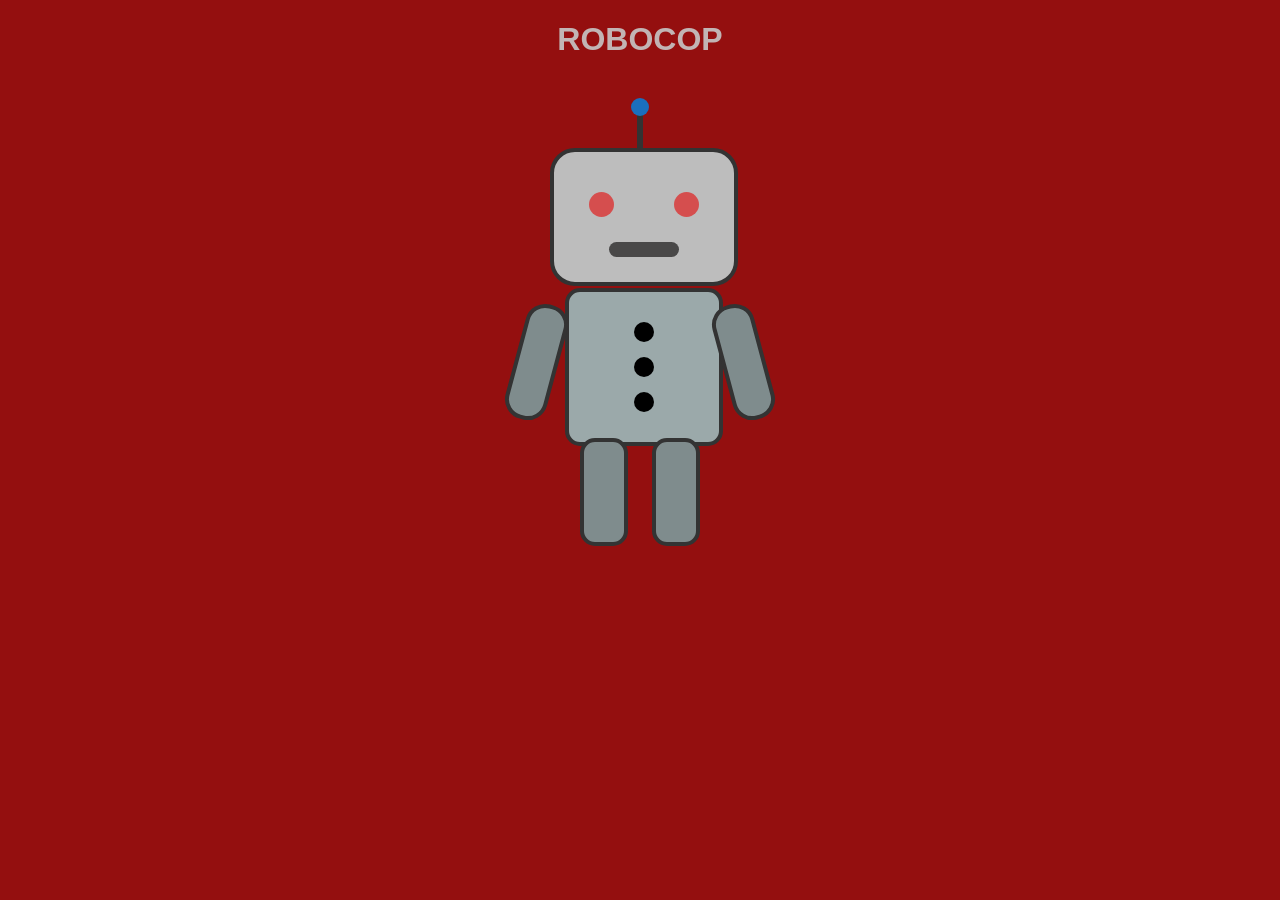
<file: 06_Personaje/index.html>
<!DOCTYPE html>
<html lang="es">
<head>
    <meta charset="UTF-8">
    <meta name="viewport" content="width=device-width, initial-scale=1.0">
    <title>Personaje con CSS</title>
 
    <!-- Conecta el archivo CSS -->
   <link rel="stylesheet" href="CSS/estilos.css">
 
</head>
 
<body>
 
    <h1>ROBOCOP</h1>
 
    <div class="personaje">
        <div class="cabeza">
            <div class="ojo ojo-izquierdo"></div>
            <div class="ojo ojo-derecho"></div>
            <div class="boca"></div>
        </div>
        <div class="antena"></div>
        <div class="punta"></div>
        <div class="cuerpo">
            <div class="boton boton1"></div>
            <div class="boton boton2"></div>
            <div class="boton boton3"></div>
        </div>
        <div class="brazo brazo-izquierdo"></div>
        <div class="brazo brazo-derecho"></div>
 
        <div class="pierna pierna-izquierda"></div>
        <div class="pierna pierna-derecha"></div>
    </div>
   
</body>
</html>
</file>
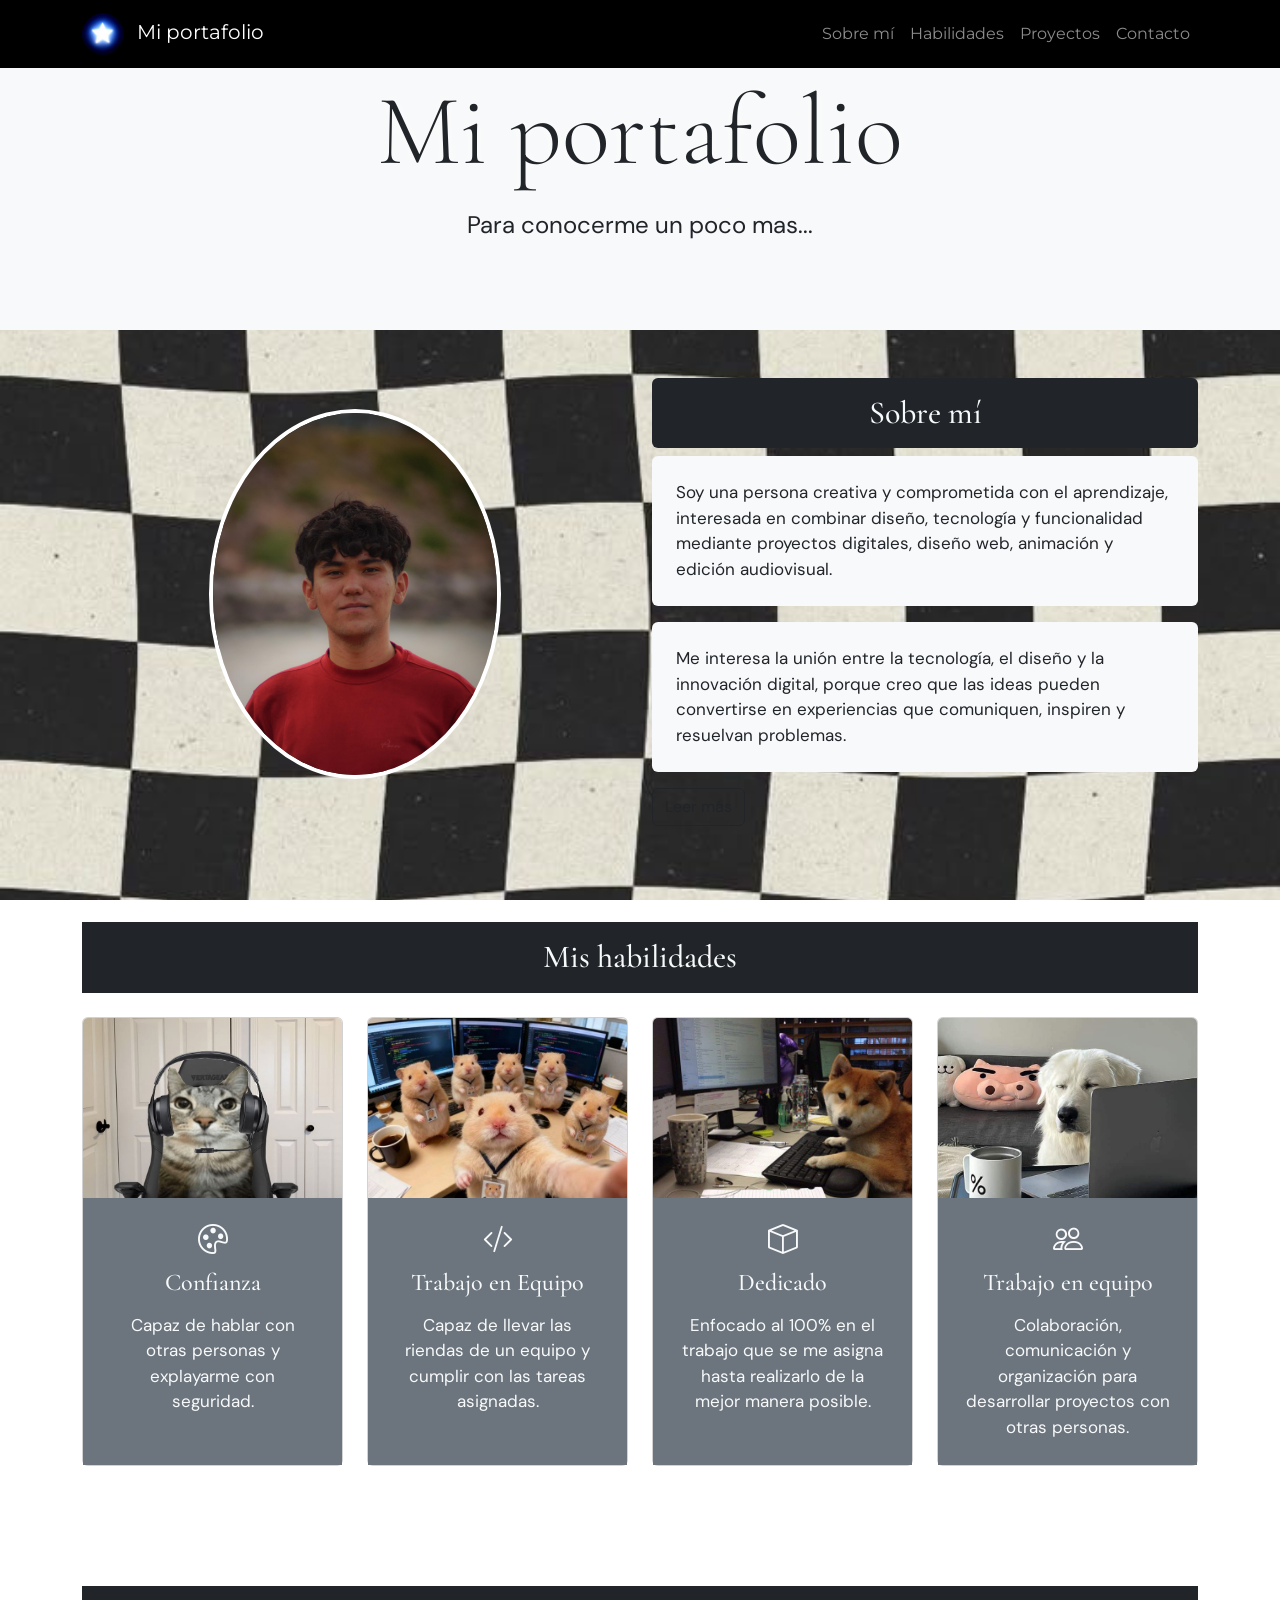
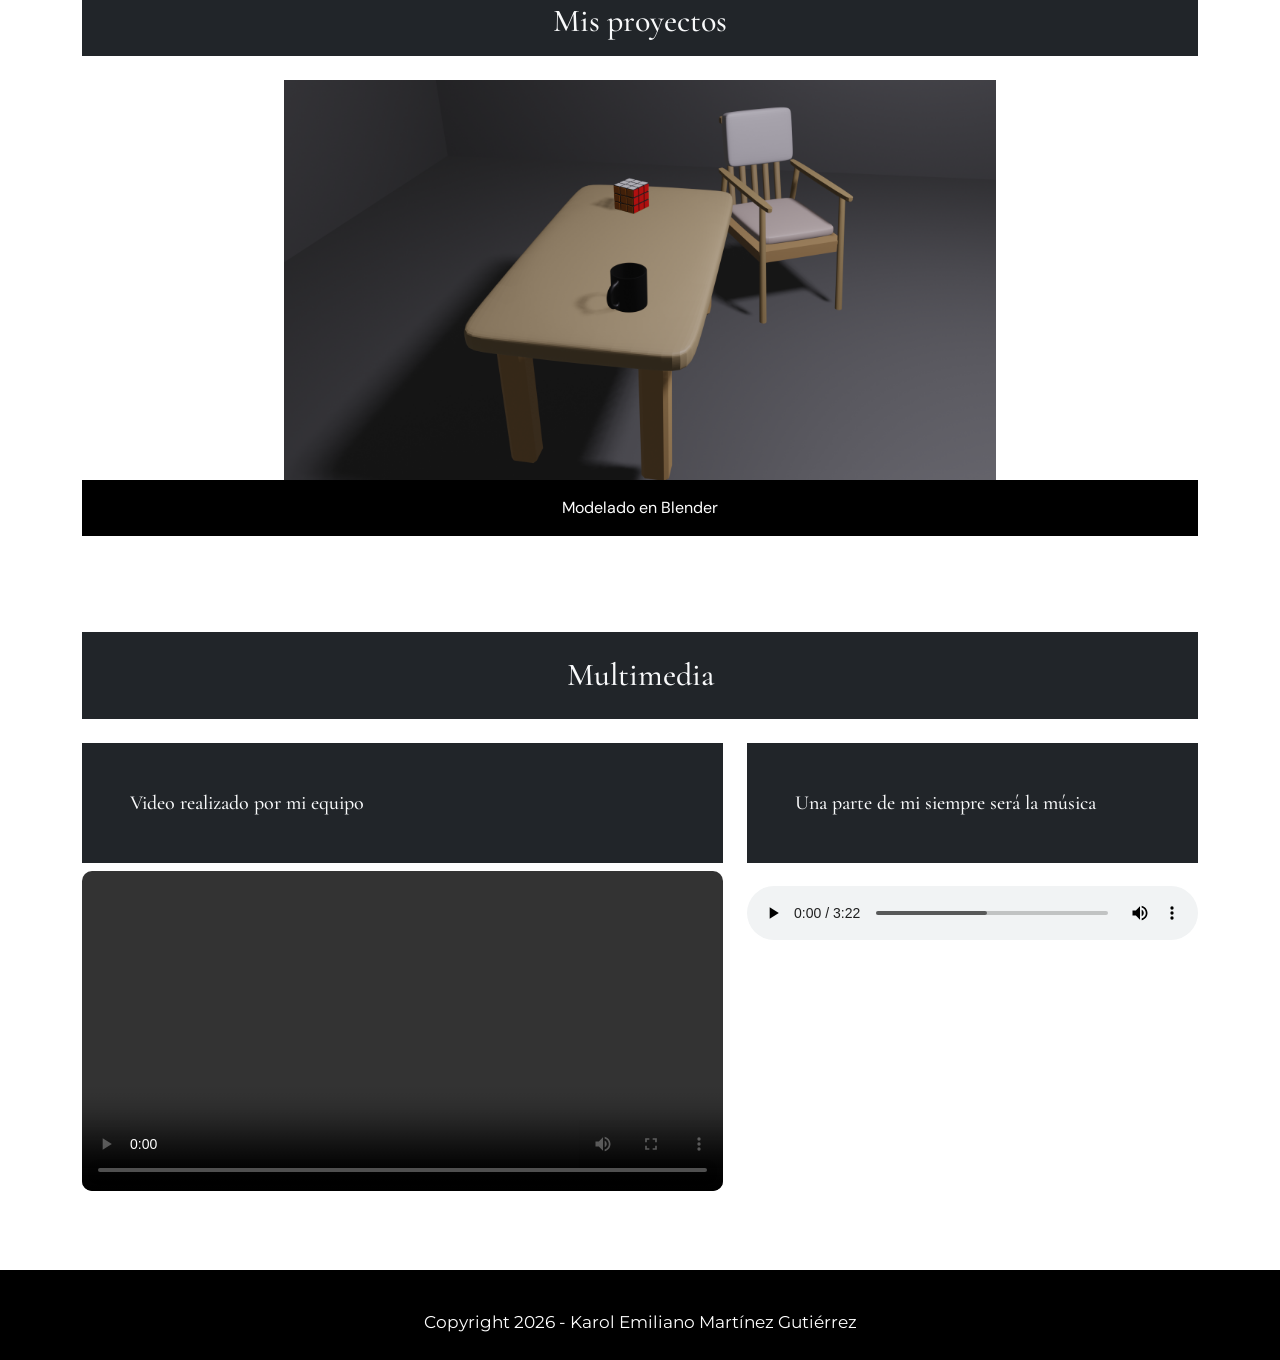
<file: Mi Portafolio/08_sitio personal/index.html>
<!DOCTYPE html>
<html lang="es">
<head>
    <meta charset="UTF-8">
    <meta name="viewport" content="width=device-width, initial-scale=1.0">
    <meta name="author" content="Briano Alvarez Milagros Monserrat">
    <meta name="description" content="Portafolio personal donde comparto mis habilidades, proyectos y conocimientos en diseño y tecnología.">
    <meta name="keywords" content="portafolio, diseño, proyectos, HTML, CSS, Bootstrap">
 
    <title>Mi portafolio</title>
    <link rel="icon" href="iconos/icono.jpg">
    <link rel="stylesheet" href="Css/bootstrap.min.css">
    <link rel="stylesheet" href="Css/estilos.css">
    <link rel="stylesheet" href="https://cdn.jsdelivr.net/npm/bootstrap-icons@1.11.3/font/bootstrap-icons.min.css">
</head>
 
<body>
   <header class="navbar navbar-expand-lg navbar-dark fixed-top">
    <nav class="container">
        <a class="navbar-brand" href="index.html#inicio"><img src="Imagenes/logo.jpg" alt="Logo" class="logotipo"> Mi portafolio</a>
            <button class="navbar-toggler" type="button" data-bs-toggle="collapse" data-bs-target="#menu" aria-controls="menu" aria-expanded="false" aria-label="Abrir menú"><span class="navbar-toggler-icon"></span></button>
            <div class="collapse navbar-collapse" id="menu">
                <div class="navbar-nav ms-auto">
                    <a class="nav-link" href="#sobremi">Sobre mí</a>
                    <a class="nav-link" href="#habilidades">Habilidades</a>
                    <a class="nav-link" href="#proyectos">Proyectos</a>
                    <a class="nav-link" href="contacto.html">Contacto</a>
                </div>
            </div>
        </nav>
    </header>

    <section id="inicio" class="inicio text-center py-4 bg-light">
        <div class="container py-5">
            <h1 class="display-4">Mi portafolio</h1>
            <p class="fs-4">Para conocerme un poco mas...</p>
        </div>
    </section>
 
    <main>
 
        <section id="sobremi" class="container py-5">
            <div class="row align-items-center">

                <figure class="col-lg-6 text-center">
                    <img src="Imagenes/Yo.jpg" alt="Mi fotografía" class="img-fluid foto-perfil rounded-circle">
                </figure>

                <article class="col-lg-6">
                    <h2 class="text-secondary bg-dark py-3 text-light text-center rounded">Sobre mí</h2>
 
                    <p class="bg-light rounded p-4">
                       Soy una persona creativa y comprometida con el aprendizaje, 
                       interesada en combinar diseño, tecnología y funcionalidad mediante proyectos digitales, 
                       diseño web, animación y edición audiovisual.
                    </p>
 
                    <p class="bg-light rounded p-4">
                        Me interesa la unión entre la tecnología, el diseño y la innovación digital,
                        porque creo que las ideas pueden convertirse en experiencias que comuniquen,
                        inspiren y resuelvan problemas.
                    </p>
 
                    <a class="btn btn-outline-dark"data-bs-toggle="collapse"href="#informacion"role="button"aria-expanded="false"aria-controls="informacion">
                        Leer más
                    </a>
 
                    <div class="collapse mt-3" id="informacion">
                        <div class="card card-body">
                            <p>
                                Me considero una persona realista con
                                una actitud positiva. Me gusta trabajar
                                en equipo, escuchar diferentes ideas
                                y buscar soluciones creativas.
                            </p>
                        </div>
                    </div>
                </article>
 
            </div>
        </section>
 
        <section id="habilidades" class="fondo-verde py-5">
            <div class="container">
                <h2 class="text-light text-center mb-4 bg-dark py-3">
                    Mis habilidades
                </h2>
 
            <div class="row">
                <article class="col-md-6 col-lg-3 mb-4">
                    <div class="card h-100">
                        <img src="Imagenes/H01.jpg" class="card-img-top imagen-habilidad" alt="Confianza">
                        <div class="card-body text-center bg-secondary">
                            <h3 class="card-title h4 text-light">
                                <i class="bi bi-palette"></i>
                                Confianza
                            </h3>
                            <p class="card-text text-light"> Capaz de hablar con otras personas y explayarme con seguridad.</p>
                        </div>
                    </div>
                </article>

                    <article class="col-md-6 col-lg-3 mb-4">
                        <div class="card h-100">
                            <img src="Imagenes/H02.jpg" class="card-img-top imagen-habilidad" alt="Equipo">
                            <div class="card-body text-center bg-secondary">
                                <h3 class="card-title h4 text-light">
                                    <i class="bi bi-code-slash"></i>
                                    Trabajo en Equipo
                                </h3>
                                <p class="card-text text-light"> Capaz de llevar las riendas de un equipo y cumplir con las tareas asignadas.
                                </p>
                            </div>
                        </div>
                    </article>

                    <article class="col-md-6 col-lg-3 mb-4">
                        <div class="card h-100">
                            <img src="Imagenes/H03.jpg" class="card-img-top imagen-habilidad" alt="Dedicado">
                            <div class="card-body text-center bg-secondary">
                                <h3 class="card-title h4 text-success text-light">
                                    <i class="bi bi-box"></i>
                                    Dedicado
                                </h3>
                                <p class="card-text text-light"> Enfocado al 100% en el trabajo que se me asigna hasta realizarlo de la mejor manera posible.
                                </p>
                            </div>
                        </div>
                    </article>

                    <article class="col-md-6 col-lg-3 mb-4">
                        <div class="card h-100">
 
                            <img src="Imagenes/H04.jpg" class="card-img-top imagen-habilidad" alt="Trabajo en equipo">
                            <div class="card-body text-center bg-secondary">
                                <h3 class="card-title h4 text-light">
                                 <i class="bi bi-people"></i>
                                    Trabajo en equipo
                                </h3>
                                <p class="card-text text-light"> Colaboración, comunicación y organización para desarrollar proyectos con otras personas.
                                </p>
 
                            </div>
                        </div>
                    </article>
 
                </div>
            </div>
        </section>
 

 <section id="proyectos" class="container py-5">
        <h2 class="text-light text-center mb-4 bg-dark py-3">Mis proyectos</h2>
        <div id="carruselProyectos" class="carousel slide" data-bs-ride="carousel">
            <div class="carousel-inner">
                <div class="carousel-item active"><img src="Imagenes/P01.png" class="d-block w-100 imagen-proyecto" alt="Proyecto de Blender"><div class="pie-proyecto text-center p-3">Modelado en Blender</div></div>
                <div class="carousel-item"><img src="Imagenes/P02.jpg" class="d-block w-100 imagen-proyecto" alt="Diseño de anuncio"><div class="pie-proyecto text-center p-3">Fotografía</div></div>
                <div class="carousel-item"><img src="Imagenes/P03.jpg" class="d-block w-100 imagen-proyecto" alt="Proyecto creativo"><div class="pie-proyecto text-center p-3">Dibujo</div></div>
                <div class="carousel-item"><img src="Imagenes/P04.jpg" class="d-block w-100 imagen-proyecto" alt="Segundo anuncio"><div class="pie-proyecto text-center p-3">Redes </div></div>
            </div>
            <button class="carousel-control-prev" type="button" data-bs-target="#carruselProyectos" data-bs-slide="prev"><span class="carousel-control-prev-icon" aria-hidden="true"></span><span class="visually-hidden">Anterior</span></button>
            <button class="carousel-control-next" type="button" data-bs-target="#carruselProyectos" data-bs-slide="next"><span class="carousel-control-next-icon" aria-hidden="true"></span><span class="visually-hidden">Siguiente</span></button>
        </div>
    </section>

 <!-- Video y audio -->
    <section id="multimedia" class="fondo-verde py-5">
        <div class="container"><h2 class="text-light text-center mb-4 bg-dark p-4">Multimedia</h2><div class="row">
            <article class="col-lg-7 mb-4"><h3 class="h5 text-light bg-dark p-5">Video realizado por mi equipo</h3><video controls class="w-100"><source src="medios/Video/Video de muestra.mp4" type="video/mp4">Tu navegador no puede reproducir este video.</video></article>
            <article class="col-lg-5 mb-4"><h3 class="h5 text-light bg-dark p-5">Una parte de mi siempre será la música</h3><audio controls class="w-100"><source src="medios/Audio/Audio.mp3" type="audio/mpeg">Tu navegador no puede reproducir este audio.</audio></article>
        </div></div>
    </section>

    <!-- Contacto -->
    <footer class="text-white text-center py-4"><div class="container"><p class="mb-0 mt-3">Copyright 2026 - Karol Emiliano Martínez Gutiérrez</p></div></footer>
    <script src="js/bootstrap.bundle.min.js"></script>
</body>
</html>
</file>
<file: 06_Personaje/CSS/estilos.css>
body {
    background-color: #940f0f;
    text-align: center;
    font-family: Arial, sans-serif;
}
 
h1 {
    color: #c2b4b4;
}
 
p {
    font-size: 18px;
}
 
 
.personaje {
    position: relative;
    width: 300px;
    height: 450px;
    margin: 40px auto;
 
    /* Animación */
    transition: transform 0.5s ease;
}
 
.cabeza {
    position: absolute;
    width: 180px;
    height: 130px;
 
    background-color: #bdbdbd;
    border: 4px solid #333;
    border-radius: 25px;
 
    top: 50px;
    left: 60px;
 
    transition: background-color 0.5s ease;
}
 
.ojo {
    position: absolute;
    width: 25px;
    height: 25px;
 
    background-color: #db3434ce;
    border-radius: 50%;
 
    top: 40px;
 
    transition: transform 0.3s ease,
                background-color 0.3s ease;
}
 
.ojo-izquierdo {
    left: 35px;
}
 
.ojo-derecho {
    right: 35px;
}
 
.boca {
    position: absolute;
    width: 70px;
    height: 15px;
 
    background-color: #494848;
    border-radius: 10px;
 
    bottom: 25px;
    left: 55px;
}
 
.antena {
    position: absolute;
    width: 6px;
    height: 40px;
 
    background-color: #333;
 
    top: 10px;
    left: 147px;
}
 
.punta {
    position: absolute;
    width: 18px;
    height: 18px;
 
    background-color: #1b6fbe;
    border-radius: 50%;
 
    top: 0;
    left: 141px;
 
    transition: transform 0.3s ease;
}
 
.cuerpo {
    position: absolute;
    width: 150px;
    height: 150px;
 
    background-color: #9ba9aa;
    border: 4px solid #333;
    border-radius: 15px;
 
    top: 190px;
    left: 75px;
}
 
.boton {
    position: absolute;
    width: 20px;
    height: 20px;
 
    border-radius: 50%;
 
    transition: transform 0.3s ease;
}
 
.boton1 {
    background-color: #000000;
    top: 30px;
    left: 65px;
}
 
.boton2 {
    background-color: #000000;
    top: 65px;
    left: 65px;
}
 
.boton3 {
    background-color: #000000;
    top: 100px;
    left: 65px;
}
 
.brazo {
    position: absolute;
    width: 35px;
    height: 110px;
 
    background-color: #7f8c8d;
    border: 4px solid #333;
    border-radius: 20px;
 
    top: 205px;
 
    transition: transform 0.5s ease;
}
 
.brazo-izquierdo {
    left: 25px;
    transform: rotate(15deg);
}
 
.brazo-derecho {
    right: 25px;
    transform: rotate(-15deg);
}
 
 
.pierna {
    position: absolute;
    width: 40px;
    height: 100px;
 
    background-color: #7f8c8d;
    border: 4px solid #333;
    border-radius: 15px;
 
    top: 340px;
}
 
.pierna-izquierda {
    left: 90px;
}
 
.pierna-derecha {
    right: 90px;
}
 
.personaje:hover {
    transform: scale(1.1) rotate(2deg);
}
 
.personaje:hover .cabeza {
    background-color: #1d26aa;
}
 
.personaje:hover .ojo {
    background-color: #f1c40f;
    transform: scale(1.3);
}
 
.personaje:hover .brazo-izquierdo {
    transform: rotate(100deg);
}
 
 
.personaje:hover .brazo-derecho {
    transform: rotate(-100deg);
}
 
.personaje:hover .boton {
    transform: scale(1);
}
 
.personaje:hover .punta {
    transform: scale(1.1);
}
</file>
<file: Mi Portafolio/08_sitio personal/Css/estilos.css>
@import url('https://fonts.googleapis.com/css2?family=Cormorant+Garamond:ital,wght@0,300..700;1,300..700&display=swap');
@import url('https://fonts.googleapis.com/css2?family=Cormorant+Garamond:ital,wght@0,300..700;1,300..700&family=Montserrat:ital,wght@0,100..900;1,100..900&display=swap');
@import url('https://fonts.googleapis.com/css2?family=Cormorant+Garamond:ital,wght@0,300..700;1,300..700&family=DM+Sans:ital,opsz,wght@0,9..40,100..1000;1,9..40,100..1000&family=Montserrat:ital,wght@0,100..900;1,100..900&display=swap');

html {
    scroll-behavior: smooth;
}

body {
    font-family: 'DM Sans', sans-serif;
    color: #212529;
    background-image: url(../Imagenes/bg.jpg);
    background-size: cover;
    background-attachment: fixed;
    
}
 header.navbar{
    background-color: #000;
 }

/* Títulos */
h1, h2, h3 {
    font-family: 'Cormorant Garamond', serif;
}
h1{
    text-shadow: 0 0 10px rgba(255, 255, 255, 0.8);
}
p {
    font-size: 17px;
}
 
section {
    scroll-margin-top: 75px;
}
 
/* Barra de navegación */
.logotipo {
    width: 42px;
    height: 42px;
    border-radius: 50%;
    margin-right: 8px;
    object-fit: cover;
}
 
.navbar-brand {
    font-family: 'Montserrat', sans-serif;
}
 
.nav-link {
    font-family: 'Montserrat', sans-serif;
}
 
/* Inicio */
.inicio {
    padding: 10px 0;
}
 
.inicio h1 {
    font-size: 100px;
}
 
.inicio p {
    max-width: 700px;
    margin: 15px auto;
}
 
.foto-perfil {
    max-height: 370px;
    border-radius: 15px;
    border: 4px solid #fff;
    object-fit: cover;
}
 
.card-body {
    padding: 25px;
}
 
.imagen-habilidad {
    width: 100%;
    height: 180px;
    object-fit: cover;
}
 
.card-title {
    margin-bottom: 15px;
}
 
.card-title i {
    display: block;
    font-size: 30px;
    margin-bottom: 10px;
}
 

.imagen-proyecto {
    height: 400px;
    object-fit: contain;
    background-color: #fff;
}
 
.pie-proyecto {
    background-color: #000;
    color: #fff;
}
 
.pie-proyecto h3 {
    font-size: 25px;
    margin: 0;
}
 
 
video {
    border-radius: 10px;
}
 
audio {
    margin-top: 15px;
}
 
#contacto p {
    max-width: 600px;
    margin: 20px auto;
}
 
/* Pie de página */
footer{
    background-color: #000 !important;
}

footer p {
    font-family: 'Montserrat', sans-serif;
}
</file>
